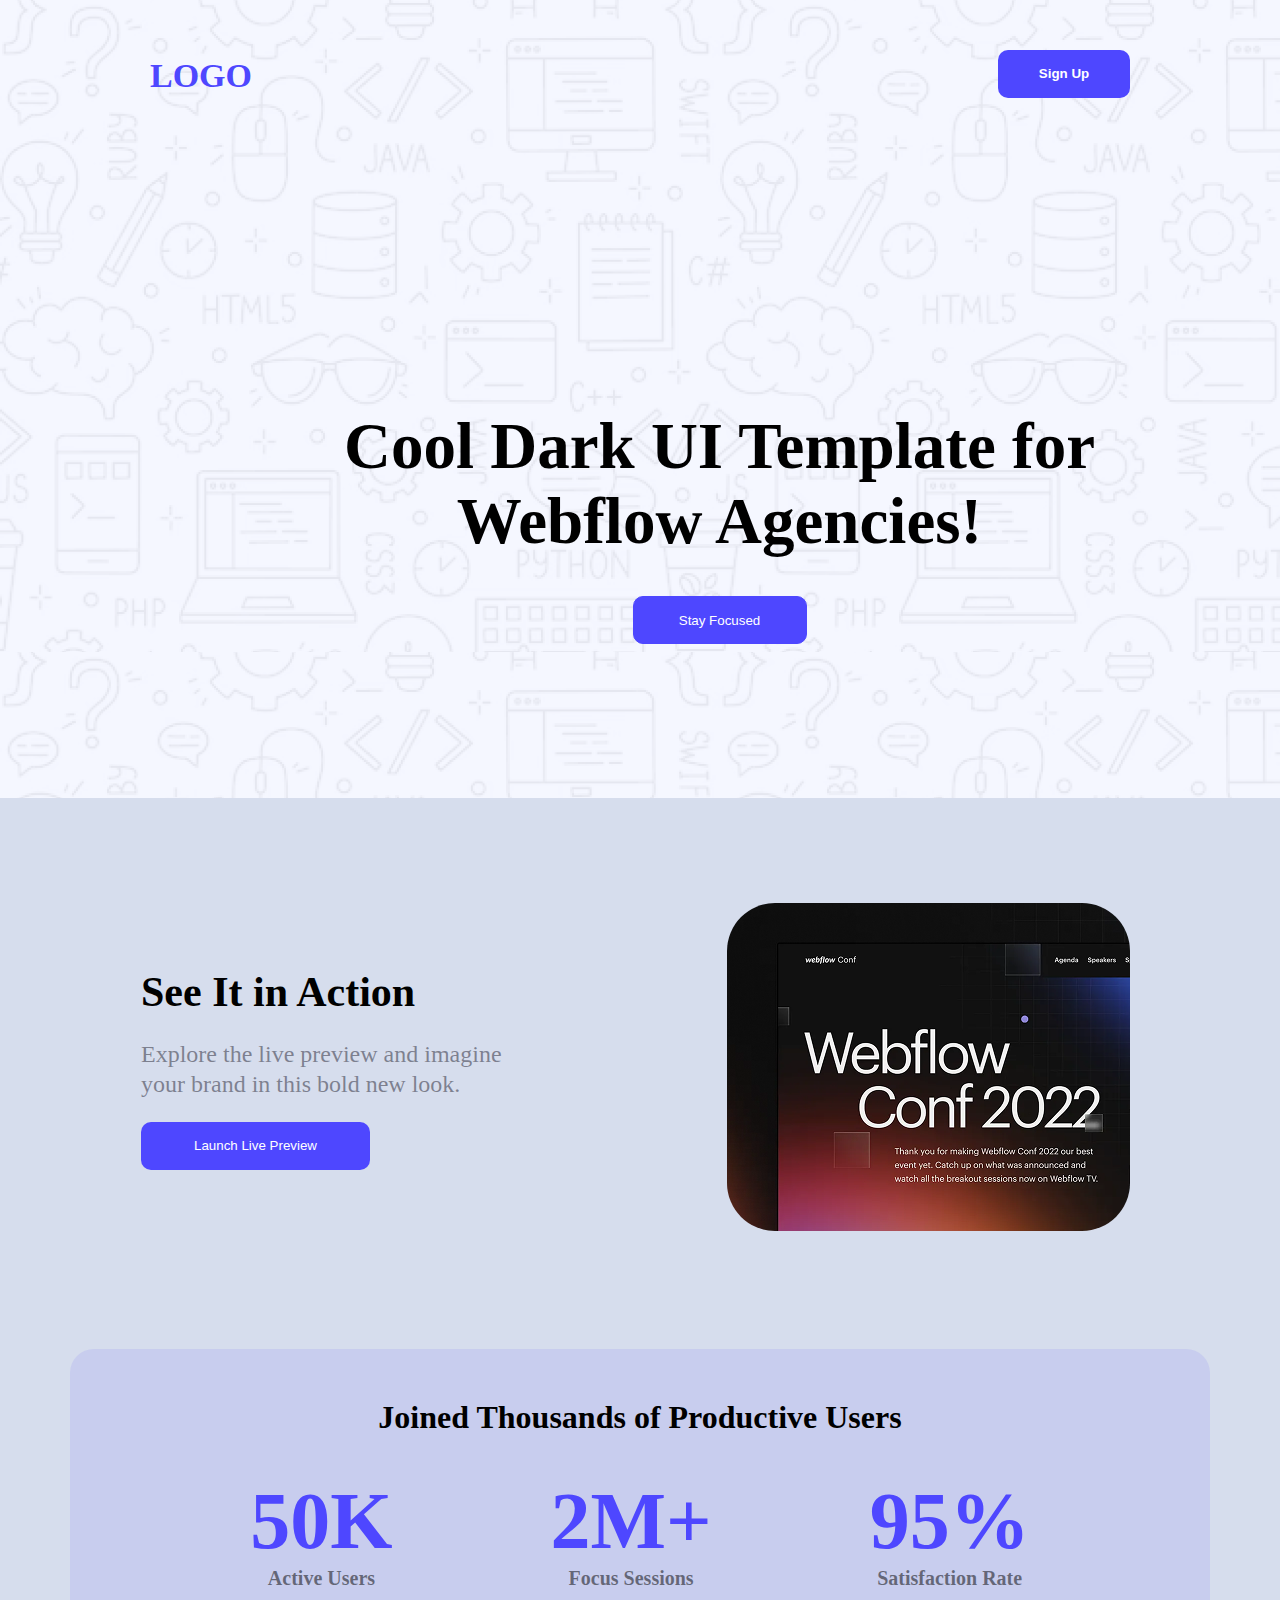
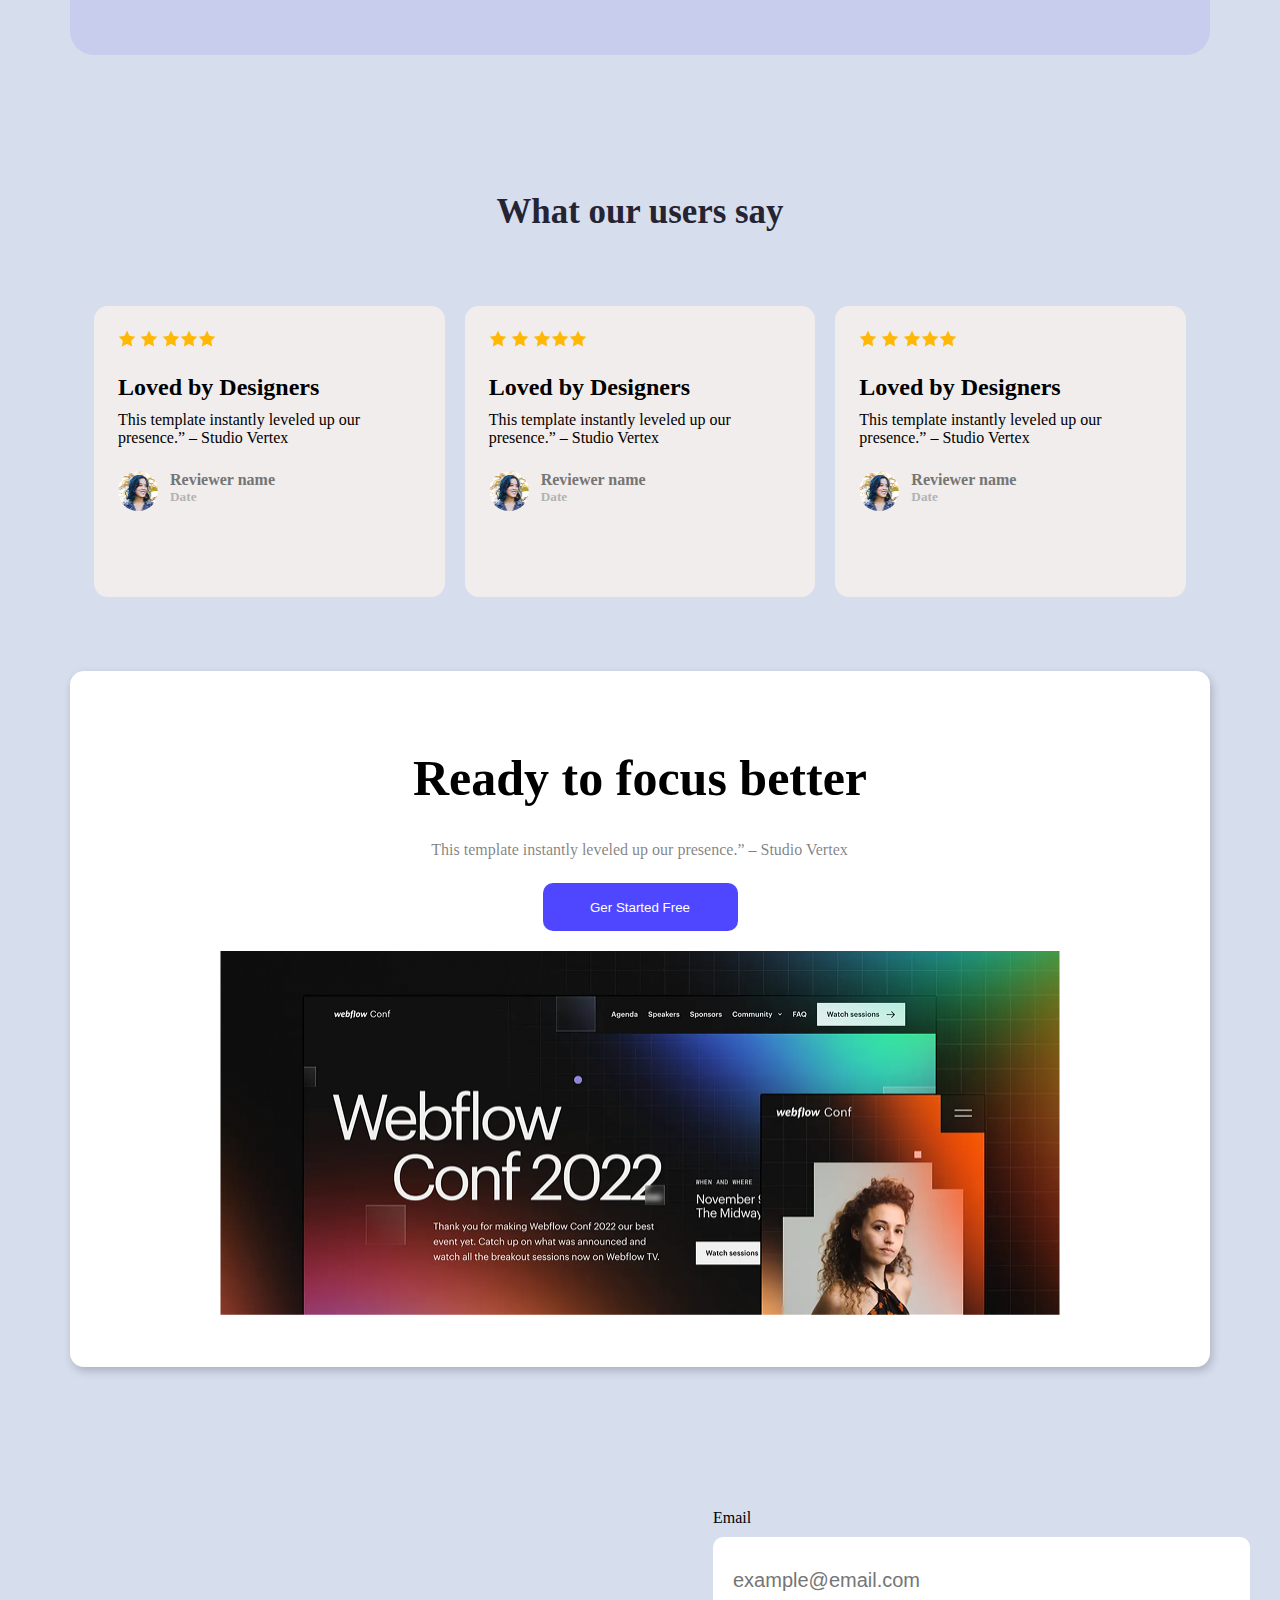
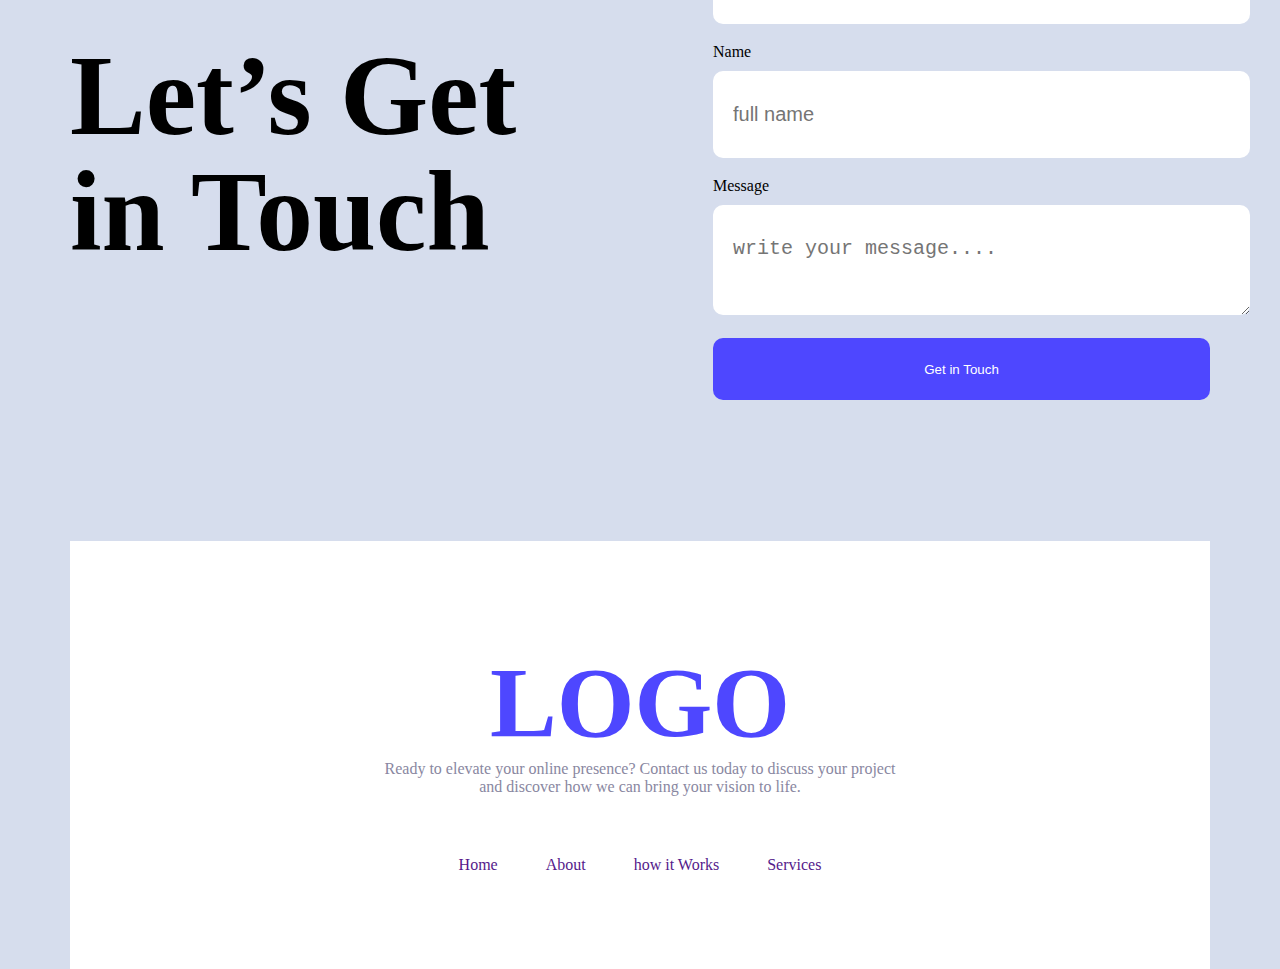
<file: index.html>
<!DOCTYPE html>
<html lang="en">
<head>
    <meta charset="UTF-8">
    <meta name="viewport" content="width=device-width, initial-scale=1.0">
    <title>B12A01 landing launchpad</title>
     <link rel="stylesheet" href="styles/assignment.css">
</head>
<body>
    <header>
    <nav>
        <h1>LOGO</h1>
        <button>Sign Up</button>
    </nav>

    <div class="banner">
        <h1>Cool Dark UI Template for Webflow Agencies!</h1>
        <button>Stay Focused</button>
    </div>

    </header>

        <div class="action">
            <div class="leftside">
                <h4>See It in Action</h4>
                <p>Explore the live preview and imagine your brand in this bold new look.</p>
                <button>Launch Live Preview</button>
            </div>
            <div class="rightside">
                <img src="Assets/wc-mini.png" alt="" width="403" height="328">
            </div>

        </div>

        <div class="productive-users">
            <div class="title">
                <h1>Joined Thousands of Productive Users</h1>
                <div class="users">
                    <div class="users-data">
                        <h6>50K</h6>
                        <p>Active Users</p>
                    </div>
                     <div class="users-data">
                        <h6>2M+</h6>
                        <p>Focus Sessions</p>
                    </div>
                     <div class="users-data">
                        <h6>95%</h6>
                        <p>Satisfaction Rate</p>
                    </div>

                </div>
            </div>
            
        <div class="feedback-section">
        <div class="title1">
            <h5>What our users say</h5>
        </div>
        <div class="reviewer">
            <div class="reviewer-data">
                <div class="images"><img src="Assets/icon-star.png" alt=""> <img src="Assets/icon-star.png" alt=""> <img src="Assets/icon-star.png" alt=""><img src="Assets/icon-star.png" alt=""><img src="Assets/icon-star.png" alt=""></div>
                <h1>Loved by Designers</h1>
                <p>This template instantly leveled up our presence.” – Studio Vertex</p>
                <div class="user-info">
                    <img class="img" src="Assets/avatar.png" alt="">
                    <div>
                        <h4>Reviewer name</h4>
                        <h5>Date</h5>
                    </div>
                </div>

            </div>
            <div class="reviewer-data">
                <div class="images"><img src="Assets/icon-star.png" alt=""> <img src="Assets/icon-star.png" alt=""> <img src="Assets/icon-star.png" alt=""><img src="Assets/icon-star.png" alt=""><img src="Assets/icon-star.png" alt=""></div>
                <h1>Loved by Designers</h1>
                <p>This template instantly leveled up our presence.” – Studio Vertex</p>
                <div class="user-info">
                    <img class="img" src="Assets/avatar.png" alt="">
                    <div>
                        <h4>Reviewer name</h4>
                        <h5>Date</h5>
                    </div>
                </div>

            </div>

            <div class="reviewer-data">
                <div class="images"><img src="Assets/icon-star.png" alt=""> <img src="Assets/icon-star.png" alt=""> <img src="Assets/icon-star.png" alt=""><img src="Assets/icon-star.png" alt=""><img src="Assets/icon-star.png" alt=""></div>
                <h1>Loved by Designers</h1>
                <p>This template instantly leveled up our presence.” – Studio Vertex</p>
                <div class="user-info">
                    <img class="img" src="Assets/avatar.png" alt="">
                    <div>
                        <h4>Reviewer name</h4>
                        <h5>Date</h5>
                    </div>
                </div>

            </div>
        </div>
        </div>

        <div class="optional">
            <h3>Ready to focus better</h3>
            <p>This template instantly leveled up our presence.” – Studio Vertex</p>
            <button>Ger Started Free</button>
            <img class="img1" src="Assets/wc-big.png" alt="">
        </div>

        <div class="touch-section">
            <div class="leftside">
                <h3>Let’s Get in Touch</h3>
            </div>
            <div class="right-side">
                <form action="">
                <label for="">Email</label><br>
                <input type="text" name="" id="" placeholder="example@email.com"><br>
                <label for="">Name</label><br>
                <input type="name" name="" id="" placeholder="full name"><br>
                <label for="">Message</label><br>
                <textarea name="" id="" placeholder="write your message...."></textarea><br>
                <button>Get in Touch</button>
            </form>
            </div>

            </div>

    <footer>
        <div class="footer-section">
            <h2>LOGO</h2>
            <p>Ready to elevate your online presence? Contact us today to discuss your project and discover how we can bring your vision to life.<p>      
        <div class="list">
            <ul>
            <li><a href="">Home</a></li>
            <li><a href="">About</a></li>
            <li><a href="">how it Works</a></li>
            <li><a href="">Services</a></li>
            </ul>
        </div>
        <div>

       </footer>

</body>
</html>
</file>
<file: styles/assignment.css>
*{
    margin: 0;
    padding: 0;
}
body{
    background-color: rgba(214, 221, 237, 1);
}
/* Nav styles */

header{
    background-image: url(../Assets/Hero-bg.png);
    max-width: 1440%;
    height: 698%;
}
nav{
    display: flex;
    justify-content: space-between;
    margin: 0 auto;
    max-width: 1140px;
    height: 151px;
    padding: 50px 150px;   
}
nav h1{
    color: #4E47FF;
    font-size: 34px;
    line-height: 150%;
    font-weight: black;
    width: 99px;
    height: 51px;
    
}
nav button{
    color: white;
    font-size: 16;
    font-weight: bold;
    line-height: 150%;
    width: 132px;
    height: 48px;
    border-radius: 10px;
    background-color: #4E47FF;
    border: none;
}

/* Banner styles */

.banner{
    text-align: center;
    width: 905px;
    height: 237px;
    padding: 158px 267px 152px;
    margin: 0 auto;
}
.banner h1{
    font-size: 65px;
    font-weight: bold;
    line-height: auto;
}
.banner button{
    color: white;
    margin-top: 37px;
    margin-bottom: 152px;
    background-color: #4E47FF;
    width: 174px;
    height: 48px;
    border-radius: 10px;
    border: 1px solid #4E47FF;
}
/* Action section styles */
.action{
    display: flex;
    gap: 220px;
    justify-content: center;
    padding: 107px 150px 116px 141px;
    margin: 0 auto;
    max-width: 1140px;
    height: 328px;
    align-items: center;
}
.leftside{
    width: 517px;
    height: 203px;
}
.leftside h4{
    font-size: 42px;
    font-weight: bold;
    line-height: auto;
}
.leftside p{
    color: rgba(37, 36, 50, 0.5);
    font-size: 24px;
    line-height: 30px;
    padding-top: 23px;
}
.leftside button{
    color: white;
    margin-top: 23px;
    background-color: #4E47FF;
    width: 229px;
    height: 48px;
    border-radius: 10px;
    border: none;
}
.rightside img{
    border-radius: 48px;
}

.productive-users{
    background-color: rgba(78, 71, 255, 0.1);
    max-width: 1140px;
    height: 306px;
    margin: 0 auto;
    border-radius: 24px;
}
.title{
    width: 856px;
    height: 206px;
    text-align: center;
    padding: 50px 142px;
    font-size: 38;
    font-weight: bold;
    line-height: auto;
    align-items: center;
}
.users{
    display: flex;
    justify-content: center;
    gap: 158px;
    padding: 40px 142px 50px 142px;
    width: 180px;
    height: 121px;
    text-align: center;
    margin: 0 auto;

}
.users-data h6{
    color: #4E47FF;
    font-size: 80px;
    font-weight: bold;
    line-height: auto;
}
.users-data p{
    color: rgba(0, 0, 0, 0.5);
    font-size: 20px;
    line-height: auto;
}

/* Feedback section styles */

.feedback-section{
    max-width: 1140px;
    height: 342px;
    margin: 137px auto;
 
}
.title1{
    text-align: center;
    margin-bottom: 50px;
    font-size: 42px;
    font-weight: bold;
    color: #252432;
    line-height: auto;
}
.reviewer{
    display: flex;
    gap: 20px;
    justify-content: space-between;
    padding: 24px;
    
}
.reviewer-data{
    width: 366px;
    height: 243px;
    background-color: rgba(242, 237, 237, 1);
    border-radius: 14px;
    padding: 24px;
}
.reviewer-data .images{
    width: 116px;
    height: 20px;
}

.reviewer-data h1{
    padding-top: 24px;
    width: 211px;
    height: 29px;
    font-size: 24px;
}
.reviewer-data p{
    padding-top: 8px;
    font-size: 16px;

}

.user-info{
    display: flex;
    gap: 12px;
    max-width: 318px;
    height: 46px;
    padding-top: 24px; 
}
.user-info .img{
    width: 40px;
    height: 40px;
    border-radius: 50%;
}
.user-info h4{
    color: rgba(117, 117, 117, 1);
    
}
.user-info h5{
    color: rgba(179, 179, 179, 1);

}

.optional{
    background-color: white;
    box-shadow: 2px 4px 10px rgba(0, 0, 0, 0.2);
    border-radius:14px;
    max-width: 1140px;
    height: 696px;
    margin: 0 auto;
    padding: 71px auto;
    text-align: center;
}
.optional h3{
    width: 516px;
    height: 60px;
    font-size: 50px;
    font-weight: bold;
    line-height: 150%;
    padding: 70px 312px 20px 312px;   
}
.optional p{
    color: rgba(0, 0, 0, 0.5);
    padding: 20px 326px;
    width: 487px;
    height: 22px;
}

.optional button{
    color: white;
    padding: 12px 36px;
    background-color: #4E47FF;
    width: 195px;
    height: 48px;
    border-radius: 10px;
    border: none;
    align-items: center;
}
.optional .img1{
    width: 840px;
    height: 364px;
    border-radius: 48px;
    padding: 20px 150px;

}

.touch-section{
    max-width: 1140px;
    height: 632px;
    display: flex;
    gap: 115px;
    justify-content: space-between;
    align-items: center;
    margin: 0 auto;
    padding: 71px 0;
    
}
.touch-section .leftside{
    font-size: 97px;
    font-weight: bold;
    line-height: 120%;
    width: 528px;
    height: 232px;
}

.touch-section .right-side{
    width: 497px;
    height: 490px;
}

.touch-section input[type="text"], .touch-section input[type="name"], .touch-section textarea{
    width: 100%;
    height: 100%;
    background-color: white;
    border-radius: 10px;
    font-size: 20px;
    padding: 32px 20px;
    border: none;
    margin-top: 10px;
    margin-bottom: 19px;

}
textarea{
    width: 50%;
    height: 135px;
}

.touch-section button{
    color: white;
    padding: 19px 201px;
    background-color: #4E47FF;
    width: 497px;
    height: 62px;
    border-radius: 10px;
    border: none;
}

footer{
    background-color: white;
    width: 100%;
    height: 428px;
    text-align: center;
}
.footer-section{
    padding-top: 104px;
    width: 531px;
    height: 221px;
    text-align: center;
    margin: 0 auto;
    
}
.footer-section h2{
    font-size: 100px;
    color: #4E47FF;

}
.footer-section p{
    color: rgba(137, 135, 161, 1);
    width: 531px;
    height: 48px;
    padding: 0; 
}
.list ul{
    display: flex;
    gap: 48px;
    justify-content: center;
    list-style: none;
}
.list ul a{
    text-decoration: none;
}

button:hover {
    cursor: pointer;
    background-color: red;
    
}
</file>
